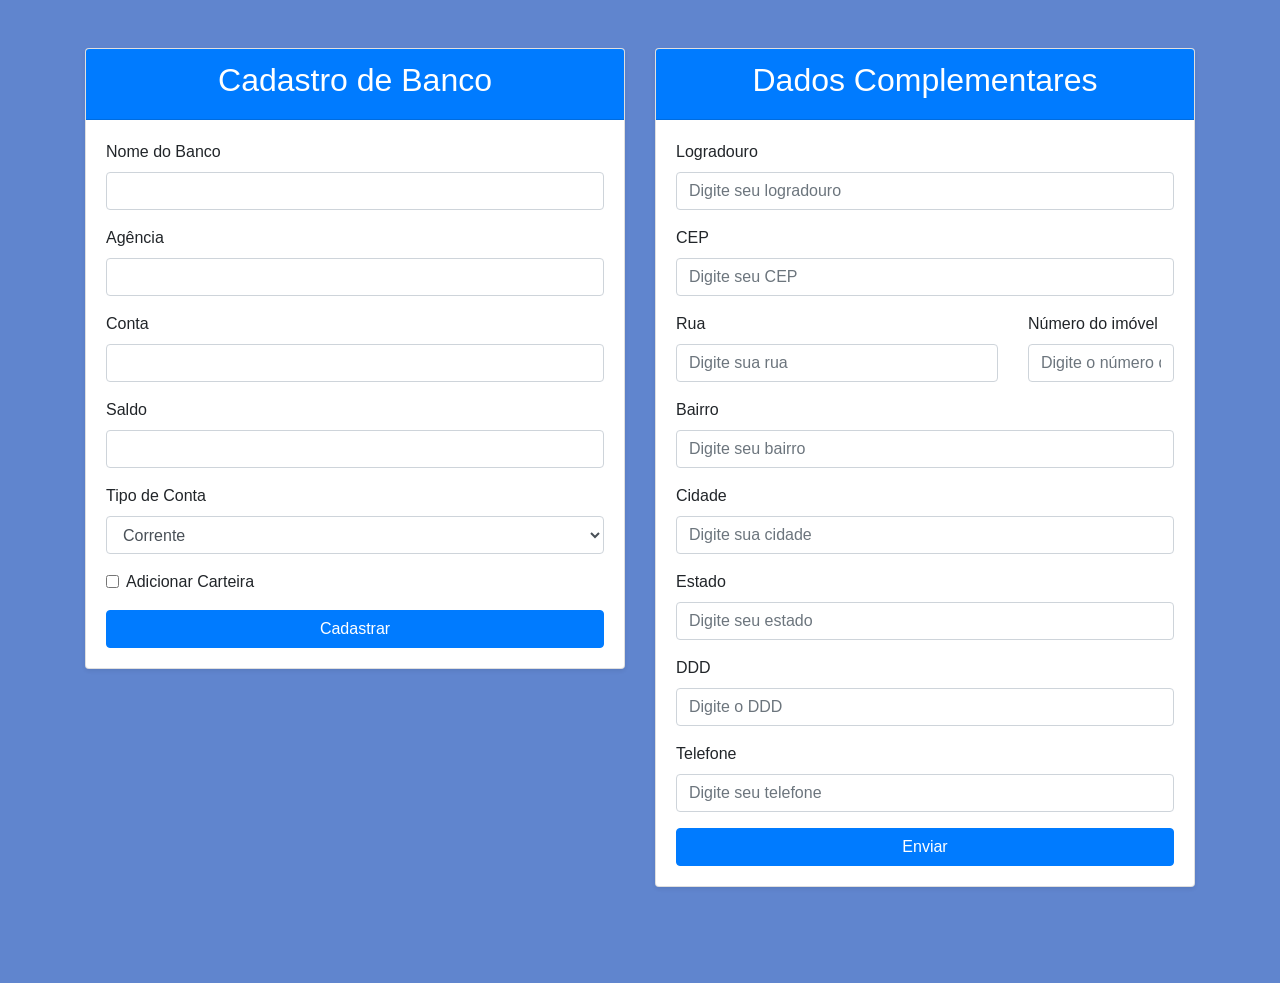
<file: Nova pasta (7)/index.html>
<!DOCTYPE html>
<html lang="pt-br">
<head>
    <meta charset="UTF-8">
    <meta name="viewport" content="width=device-width, initial-scale=1.0">
    <title>Cadastro Completo</title>
    <link rel="stylesheet" href="https://stackpath.bootstrapcdn.com/bootstrap/4.5.2/css/bootstrap.min.css">
    <link rel="stylesheet" href="./styleCadastro2.css">
</head>
<body>


    <div class="container my-5">
        <div class="row justify-content-center">
            <!-- Seção de Cadastro de Banco -->
            <div class="col-lg-6 col-md-8 col-sm-10">
                <div class="card shadow-sm mb-5">
                    <div class="card-header bg-primary text-white text-center">
                        <h2>Cadastro de Banco</h2>
                    </div>
                    <div class="card-body">
                        <form action="CadastroBancoServlet" method="post">
                            <div class="mb-3">
                                <label for="nomeBanco" class="form-label">Nome do Banco</label>
                                <input type="text" class="form-control" id="nomeBanco" name="nomeBanco" required>
                            </div>
                            <div class="mb-3">
                                <label for="agencia" class="form-label">Agência</label>
                                <input type="text" class="form-control" id="agencia" name="agencia" required>
                            </div>
                            <div class="mb-3">
                                <label for="conta" class="form-label">Conta</label>
                                <input type="text" class="form-control" id="conta" name="conta" required>
                            </div>
                            <div class="mb-3">
                                <label for="saldo" class="form-label">Saldo</label>
                                <input type="number" step="0.01" class="form-control" id="saldo" name="saldo" required>
                            </div>
                            <div class="mb-3">
                                <label for="tipoConta" class="form-label">Tipo de Conta</label>
                                <select class="form-control" id="tipoConta" name="tipoConta" required>
                                    <option value="CORRENTE">Corrente</option>
                                    <option value="POUPANCA">Poupança</option>
                                    <option value="SALARIO">Salário</option>
                                    <option value="DIGITAL">Digital</option>
                                </select>
                            </div>
                            <div class="form-check mb-3">
                                <input type="checkbox" class="form-check-input" id="carteira" name="carteira">
                                <label class="form-check-label" for="carteira">Adicionar Carteira</label>
                            </div>
                            <button type="submit" class="btn btn-primary w-100">Cadastrar</button>
                        </form>
                    </div>
                </div>
            </div>

            <!-- Seção de Dados Complementares -->
            <div class="col-lg-6 col-md-8 col-sm-10">
                <div class="card shadow-sm mb-5">
                    <div class="card-header bg-primary text-white text-center">
                        <h2>Dados Complementares</h2>
                    </div>
                    <div class="card-body">
                        <form name="frmComplemento" action="completarCadastro" method="post">
                            <!-- Campos de Endereço -->
                            <div class="mb-3">
                                <label for="logradouro" class="form-label">Logradouro</label>
                                <input type="text" class="form-control" id="logradouro" name="logradouro" placeholder="Digite seu logradouro">
                            </div>
                            <div class="mb-3">
                                <label for="cep" class="form-label">CEP</label>
                                <input type="text" class="form-control" id="cep" name="cep" placeholder="Digite seu CEP">
                            </div>
                            <div class="row mb-3">
                                <div class="col-md-8">
                                    <label for="rua" class="form-label">Rua</label>
                                    <input type="text" class="form-control" id="rua" name="rua" placeholder="Digite sua rua">
                                </div>
                                <div class="col-md-4">
                                    <label for="numero" class="form-label">Número do imóvel</label>
                                    <input type="text" class="form-control" id="numero" name="numero" placeholder="Digite o número do imóvel">
                                </div>
                            </div>
                            <div class="mb-3">
                                <label for="bairro" class="form-label">Bairro</label>
                                <input type="text" class="form-control" id="bairro" name="bairro" placeholder="Digite seu bairro">
                            </div>
                            <div class="mb-3">
                                <label for="cidade" class="form-label">Cidade</label>
                                <input type="text" class="form-control" id="cidade" name="cidade" placeholder="Digite sua cidade">
                            </div>
                            <div class="mb-3">
                                <label for="estado" class="form-label">Estado</label>
                                <input type="text" class="form-control" id="estado" name="estado" placeholder="Digite seu estado">
                            </div>
                            <!-- Campos de Telefone -->
                            <div class="mb-3">
                                <label for="ddd" class="form-label">DDD</label>
                                <input type="text" class="form-control" id="ddd" name="ddd" placeholder="Digite o DDD">
                            </div>
                            <div class="mb-3">
                                <label for="telefone" class="form-label">Telefone</label>
                                <input type="text" class="form-control" id="telefone" name="telefone" placeholder="Digite seu telefone">
                            </div>
                            <button type="submit" class="btn btn-primary w-100">Enviar</button>
                        </form>
                    </div>
                </div>
            </div>
        </div>
    </div>

    <script src="https://code.jquery.com/jquery-3.5.1.slim.min.js"></script>
    <script src="https://cdn.jsdelivr.net/npm/@popperjs/core@2.9.3/dist/umd/popper.min.js"></script>
    <script src="https://stackpath.bootstrapcdn.com/bootstrap/4.5.2/js/bootstrap.min.js"></script>
    <script src="https://cdn.jsdelivr.net/npm/bootstrap@5.3.0-alpha1/dist/js/bootstrap.bundle.min.js"></script>
</body>
</html>
</file>
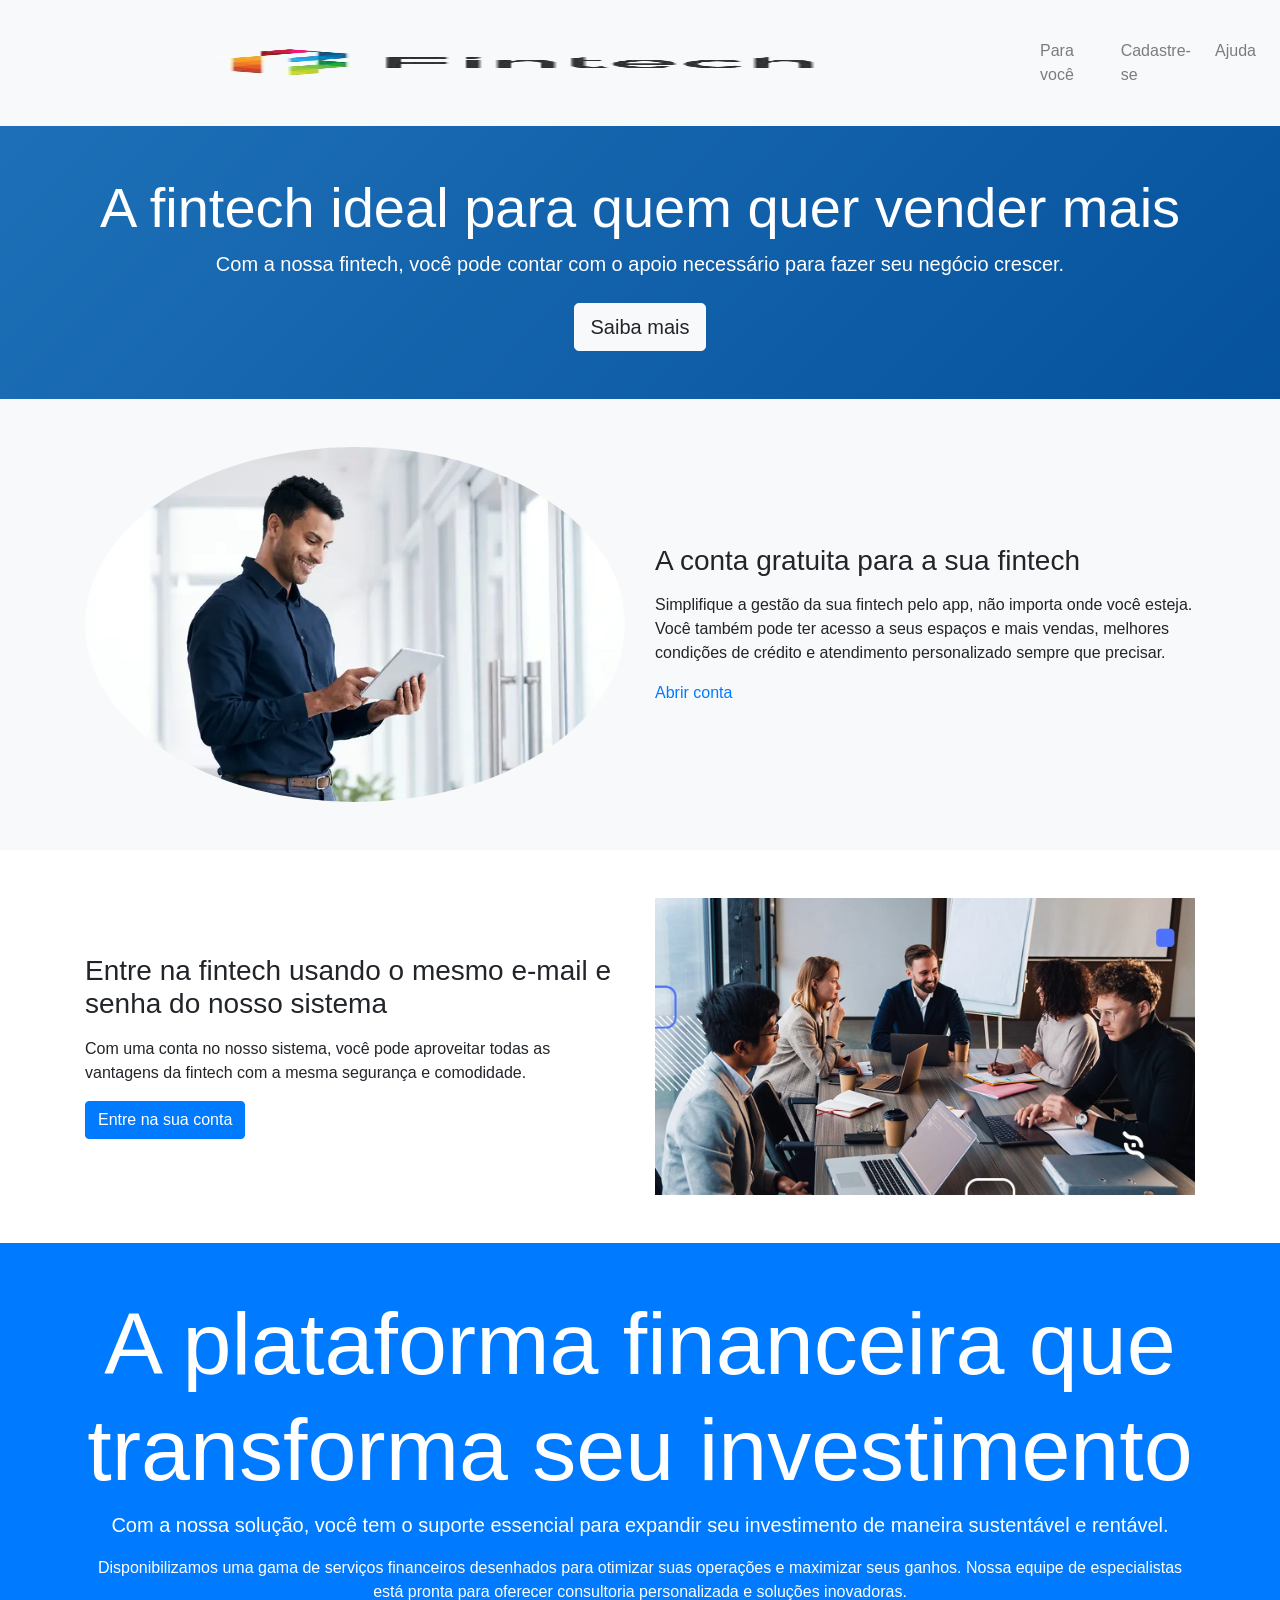
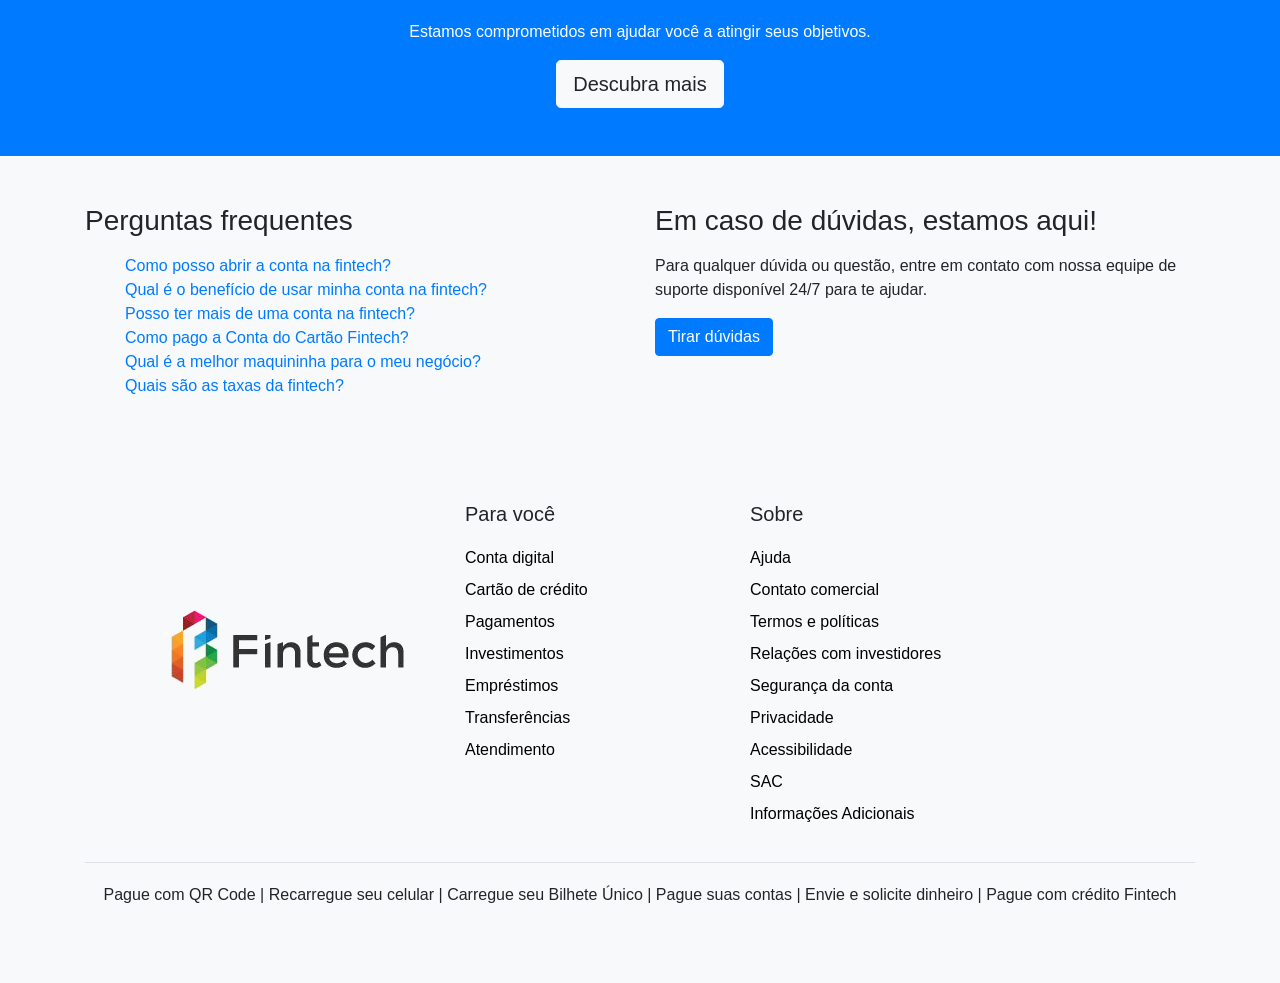
<file: webapp/webapp/index.html>
<!DOCTYPE html>
<html lang="pt-BR">
<head>
    <meta charset="UTF-8">
    <meta name="viewport" content="width=device-width, initial-scale=1.0">
    <title>Fintech</title>
    <link href="https://stackpath.bootstrapcdn.com/bootstrap/4.5.2/css/bootstrap.min.css" rel="stylesheet">
    <link href="styles.css" rel="stylesheet">
</head>
<body>
    <!-- Navbar -->
    <nav class="navbar navbar-expand-lg navbar-light bg-light">
        <a class="navbar-brand" href="#">
            <img src="imagens/FINTECH.png" alt="Fintech" height="100px" width="1y0px">
        </a>
        <button class="navbar-toggler" type="button" data-toggle="collapse" data-target="#navbarNav" aria-controls="navbarNav" aria-expanded="false" aria-label="Toggle navigation">
            <span class="navbar-toggler-icon"></span>
        </button>
        <div class="collapse navbar-collapse" id="navbarNav">
            <ul class="navbar-nav ml-auto">
                <li class="nav-item">
                    <a class="nav-link" href="#">Para você</a>
                </li>
                <li class="nav-item">
                    <a class="nav-link" href="#">Cadastre-se</a>
                </li>
                <li class="nav-item">
                    <a class="nav-link" href="#">Ajuda</a>
                </li>
            </ul>
        </div>
    </nav>

    <!-- Header -->
    <header class="bg-primary text-white text-center py-5">
        <div class="container">
            <h1 class="display-4">A fintech ideal para quem quer vender mais</h1>
            <p class="lead">Com a nossa fintech, você pode contar com o apoio necessário para fazer seu negócio crescer.</p>
            <a href="#" class="btn btn-light btn-lg">Saiba mais</a>
        </div>
    </header>

    <!-- Section 1 -->
    <section class="py-5 bg-light">
        <div class="container">
            <div class="row align-items-center">
                <div class="col-md-6">
                    <img src="imagens/startese-fintech-revolution.jpg.webp" alt="acessar conta" class="img-fluid rounded-circle conta">
                </div>
                <div class="col-md-6">
                    <h2>A conta gratuita para a sua fintech</h2>
                    <p>Simplifique a gestão da sua fintech pelo app, não importa onde você esteja. Você também pode ter acesso a seus espaços e mais vendas, melhores condições de crédito e atendimento personalizado sempre que precisar.</p>
                    <a href="#" class="Botao1">Abrir conta</a>
                </div>
            </div>
        </div>
    </section>

    <!-- Section 2 -->
    <section class="py-5">
        <div class="container">
            <div class="row align-items-center">
                <div class="col-md-6">
                    <h2>Entre na fintech usando o mesmo e-mail e senha do nosso sistema</h2>
                    <p>Com uma conta no nosso sistema, você pode aproveitar todas as vantagens da fintech com a mesma segurança e comodidade.</p>
                    <a href="#" class="btn btn-primary">Entre na sua conta</a>
                </div>
                <div class="col-md-6 text-center">
                    <img src="imagens/Texto3-Fintech.webp" alt="Acesso fintech" class="img-fluid">
                </div>
            </div>
        </div>
    </section>

    <div class="bg-primary text-white text-center py-5">
        <div class="container">
            <h1 class="display-2">A plataforma financeira que transforma seu investimento</h1>
            <p class="lead">Com a nossa solução, você tem o suporte essencial para expandir seu investimento de maneira sustentável e rentável.</p>
            <p>Disponibilizamos uma gama de serviços financeiros desenhados para otimizar suas operações e maximizar seus ganhos. Nossa equipe de especialistas está pronta para oferecer consultoria personalizada e soluções inovadoras.</p>
            <p>Estamos comprometidos em ajudar você a atingir seus objetivos.</p>
            <a href="#" class="btn btn-light btn-lg">Descubra mais</a>
        </div>
        
    </div>
    
    <!-- FAQ Section -->
    <section class="bg-light py-5">
        <div class="container">
            <div class="row">
                <div class="col-md-6">
                    <h2>Perguntas frequentes</h2>
                    <ul>
                        <li><a href="#">Como posso abrir a conta na fintech?</a></li>
                        <li><a href="#">Qual é o benefício de usar minha conta na fintech?</a></li>
                        <li><a href="#">Posso ter mais de uma conta na fintech?</a></li>
                        <li><a href="#">Como pago a Conta do Cartão Fintech?</a></li>
                        <li><a href="#">Qual é a melhor maquininha para o meu negócio?</a></li>
                        <li><a href="#">Quais são as taxas da fintech?</a></li>
                    </ul>
                </div>
                <div class="col-md-6">
                    <h2>Em caso de dúvidas, estamos aqui!</h2>
                    <p>Para qualquer dúvida ou questão, entre em contato com nossa equipe de suporte disponível 24/7 para te ajudar.</p>
                    <a href="#" class="btn btn-primary">Tirar dúvidas</a>
                </div>
            </div>
        </div>
    </section>

    <!-- Novo Footer -->
    <footer class="footer">
        <div class="container">
            <div class="row">
                <div class="col-md-4">
                    <img src="imagens/FINTECH.png" alt="Fintech" class="footer-logo">
                </div>
                <div class="col-md-3 footer-section">
                    <h5>Para você</h5>
                    <ul class="list-unstyled">
                        <li><a href="#">Conta digital</a></li>
                        <li><a href="#">Cartão de crédito</a></li>
                        <li><a href="#">Pagamentos</a></li>
                        <li><a href="#">Investimentos</a></li>
                        <li><a href="#">Empréstimos</a></li>
                        <li><a href="#">Transferências</a></li>
                        <li><a href="#">Atendimento</a></li>
                    </ul>
                </div>
                
                <div class="col-md-3 footer-section">
                    <h5>Sobre</h5>
                    <ul class="list-unstyled">
                        <li><a href="#">Ajuda</a></li>
                        <li><a href="#">Contato comercial</a></li>
                        <li><a href="#">Termos e políticas</a></li>
  
                        <li><a href="#">Relações com investidores</a></li>
                        <li><a href="#">Segurança da conta</a></li>
                        <li><a href="#">Privacidade</a></li>
   
                        <li><a href="#">Acessibilidade</a></li>
                        <li><a href="#">SAC</a></li>

               
                        <li><a href="#">Informações Adicionais</a></li>
                    </ul>
                </div>
            </div>
            <div class="footer-bottom">
                <p>Pague com QR Code | Recarregue seu celular | Carregue seu Bilhete Único | Pague suas contas | Envie e solicite dinheiro | Pague com crédito Fintech</p>
            </div>
        </div>
    </footer>

    <script src="https://code.jquery.com/jquery-3.5.1.slim.min.js"></script>
    <script src="https://cdn.jsdelivr.net/npm/@popperjs/core@2.5.4/dist/umd/popper.min.js"></script>
    <script src="https://stackpath.bootstrapcdn.com/bootstrap/4.5.2/js/bootstrap.min.js"></script>
</body>
</html>
</file>
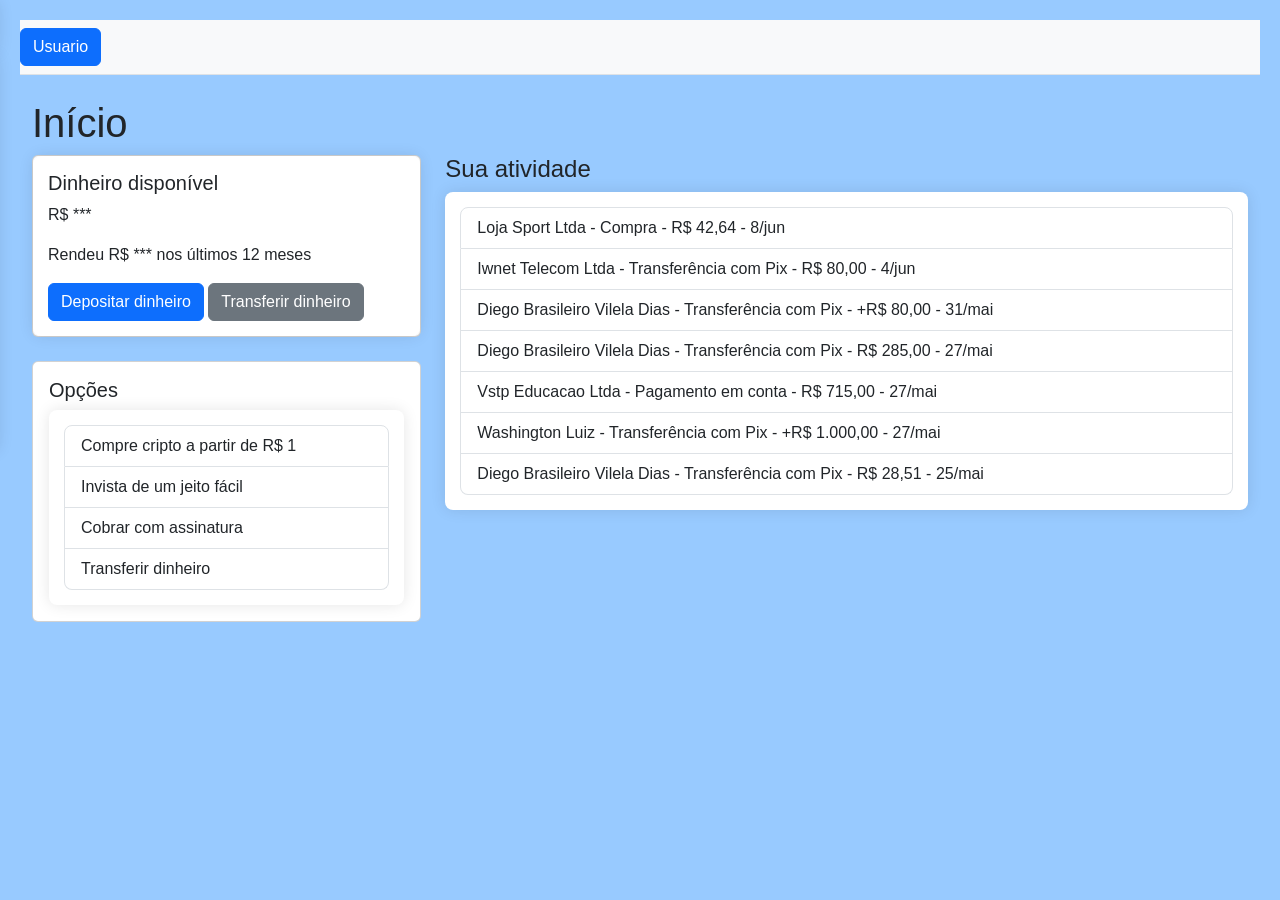
<file: webapp/webapp/User1.html>
<!DOCTYPE html>
<html lang="pt-br">
<head>
    <meta charset="UTF-8">
    <meta name="viewport" content="width=device-width, initial-scale=1.0">
    <title>Mercado Pago</title>
    <link href="https://stackpath.bootstrapcdn.com/bootstrap/4.5.2/css/bootstrap.min.css" rel="stylesheet">
    <link rel="stylesheet" href="https://stackpath.bootstrapcdn.com/bootstrap/4.5.2/css/bootstrap.min.css">
    <link href="https://cdn.jsdelivr.net/npm/bootstrap@5.3.0-alpha1/dist/css/bootstrap.min.css" rel="stylesheet" integrity="sha384-GLhlTQ8iRABdZLl6O3oVMWSktQOp6b7In1Zl3/Jr59b6EGGoI1txk05y5PAMVXzv" crossorigin="anonymous">

    <link rel="stylesheet" href="styles1.css">
</head>
<body>
    <div class="d-flex" id="wrapper">
        <!-- Sidebar -->
        <div class="bg-light border-right " id="sidebar-wrapper">
            <div class="sidebar-heading tabela "> ID USUARIO </div>
            <div class="list-group list-group-flush tabela   ">
                <a href="#" class="list-group-item list-group-item-action .bg-primary">Início</a>
                <a href="#" class="list-group-item list-group-item-action .bg-primary">Seu perfil</a>
                <a href="#" class="list-group-item list-group-item-action .bg-primary">Ajuda</a>
                <a href="#" class="list-group-item list-group-item-action .bg-primary">Seu dinheiro</a>
                <a href="#" class="list-group-item list-group-item-action .bg-primary">Atividade</a>
                <a href="#" class="list-group-item list-group-item-action .bg-primary">Enviar dinheiro</a>
                
                <a href="#" class="list-group-item list-group-item-action .bg-primary">Relatórios</a>


                <a href="#" class="list-group-item list-group-item-action .bg-primary">Sair</a>
                <a href="#" class="list-group-item list-group-item-action .bg-primary">Baixe o app</a>
            </div>
        </div>
        <!-- /#sidebar-wrapper -->

        <!-- Page Content -->
        <div id="page-content-wrapper">
            <nav class="navbar navbar-expand-lg navbar-light bg-light border-bottom">
                <button class="btn btn-primary" id="menu-toggle">Usuario</button>
            </nav>
            <div class="container-fluid">
                <h1 class="mt-4">Início</h1>
                <div class="row">
                    <div class="col-lg-4">
                        <div class="card mb-4">
                            <div class="card-body tabela">
                                <h5 class="card-title">Dinheiro disponível</h5>
                                <p class="card-text">R$ ***</p>
                                <p class="card-text">Rendeu R$ *** nos últimos 12 meses</p>
                                <a href="#" class="btn btn-primary">Depositar dinheiro</a>
                                <a href="#" class="btn btn-secondary">Transferir dinheiro</a>
                            </div>
                        </div>
                        <div class="card mb-4">
                            <div class="card-body">
                                <h5 class="card-title">Opções</h5>
                                <div class="list-group tabela">
                                    <a href="#" class="list-group-item list-group-item-action">Compre cripto a partir de R$ 1</a>
                                    <a href="#" class="list-group-item list-group-item-action">Invista de um jeito fácil</a>

                                    <a href="#" class="list-group-item list-group-item-action">Cobrar com assinatura</a>


                                    <a href="#" class="list-group-item list-group-item-action">Transferir dinheiro</a>

                                </div>
                            </div>
                        </div>
                    </div>
                    <div class="col-lg-8">
                        <h4>Sua atividade</h4>
                        <ul class="list-group tabela">
                            <li class="list-group-item">Loja Sport Ltda - Compra - R$ 42,64 - 8/jun</li>
                            <li class="list-group-item">Iwnet Telecom Ltda - Transferência com Pix - R$ 80,00 - 4/jun</li>
                            <li class="list-group-item">Diego Brasileiro Vilela Dias - Transferência com Pix - +R$ 80,00 - 31/mai</li>
                            <li class="list-group-item">Diego Brasileiro Vilela Dias - Transferência com Pix - R$ 285,00 - 27/mai</li>
                            <li class="list-group-item">Vstp Educacao Ltda - Pagamento em conta - R$ 715,00 - 27/mai</li>
                            <li class="list-group-item">Washington Luiz - Transferência com Pix - +R$ 1.000,00 - 27/mai</li>
                            <li class="list-group-item">Diego Brasileiro Vilela Dias - Transferência com Pix - R$ 28,51 - 25/mai</li>
                        </ul>
                    </div>
                </div>
            </div>
        </div>
        <!-- /#page-content-wrapper -->
    </div>
    <!-- /#wrapper -->

    <!-- Bootstrap core JavaScript -->
    <script src="https://code.jquery.com/jquery-3.5.1.slim.min.js"></script>
    <script src="https://cdn.jsdelivr.net/npm/@popperjs/core@2.9.3/dist/umd/popper.min.js"></script>
    <script src="https://stackpath.bootstrapcdn.com/bootstrap/4.5.2/js/bootstrap.min.js"></script>
    <script src="https://cdn.jsdelivr.net/npm/bootstrap@5.3.0-alpha1/dist/js/bootstrap.bundle.min.js" integrity="sha384-kenU1KFdBIe4zVF0s0G1M5b4hcpxyD9F7jL+YpDl6ELhtSTcz/HMDW64utr2vM3C" crossorigin="anonymous"></script>
    <script src="https://code.jquery.com/jquery-3.5.1.slim.min.js"></script>
    <script src="https://cdn.jsdelivr.net/npm/@popperjs/core@2.5.4/dist/umd/popper.min.js"></script>
    <script src="https://stackpath.bootstrapcdn.com/bootstrap/4.5.2/js/bootstrap.min.js"></script>

    <!-- Menu Toggle Script -->
    <script>
        $("#menu-toggle").click(function(e) {
            e.preventDefault();
            $("#wrapper").toggleClass("toggled");
        });
    </script>
</body>
</html>
</file>
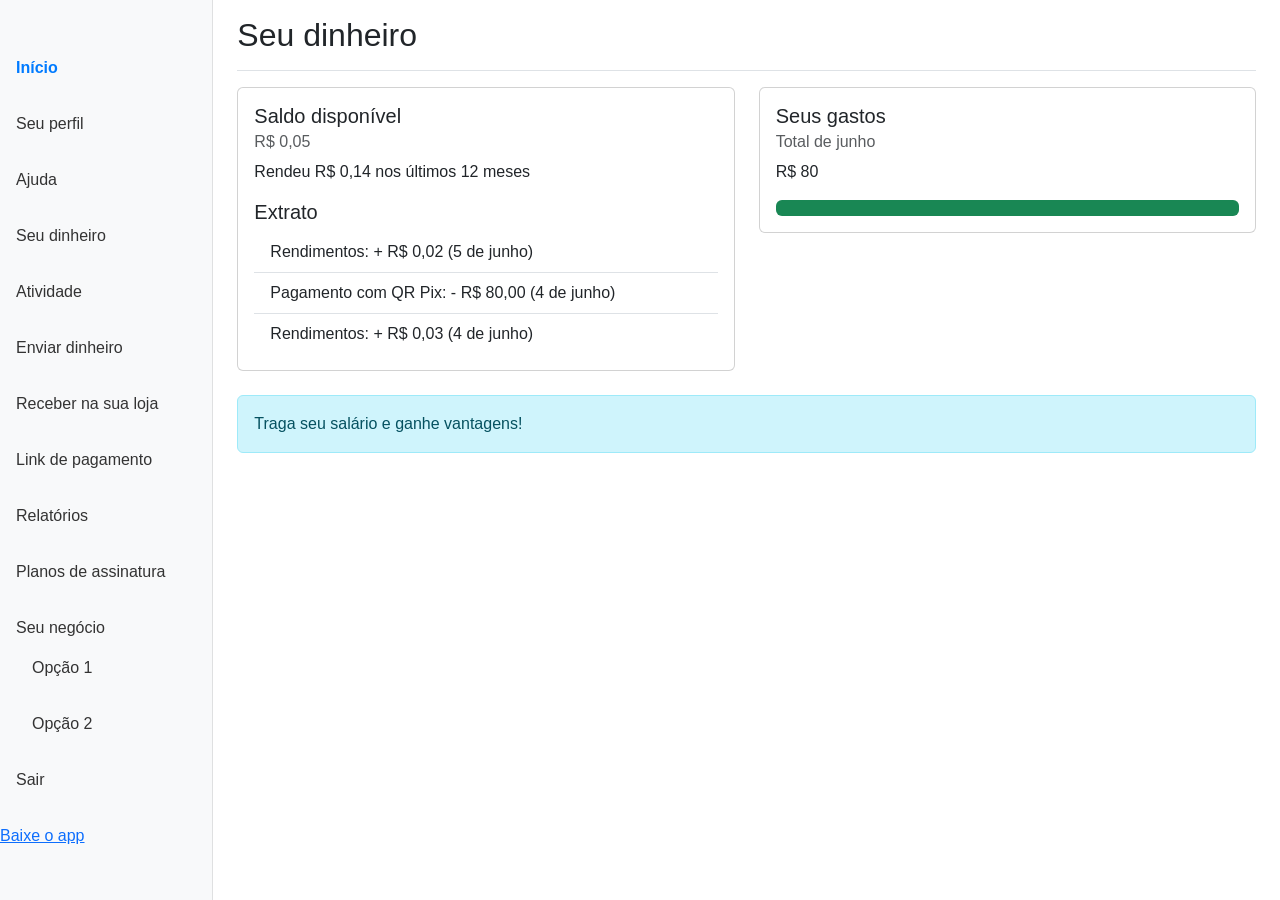
<file: webapp/webapp/User2..html>
<!DOCTYPE html>
<html lang="pt-BR">
<head>
    <meta charset="UTF-8">
    <meta name="viewport" content="width=device-width, initial-scale=1.0">
    <title>Sua Conta</title>
    <link href="https://stackpath.bootstrapcdn.com/bootstrap/4.5.2/css/bootstrap.min.css" rel="stylesheet">
    <link rel="stylesheet" href="https://stackpath.bootstrapcdn.com/bootstrap/4.5.2/css/bootstrap.min.css">
    <link href="https://cdn.jsdelivr.net/npm/bootstrap@5.3.0-alpha1/dist/css/bootstrap.min.css" rel="stylesheet" integrity="sha384-GLhlTQ8iRABdZLl6O3oVMWSktQOp6b7In1Zl3/Jr59b6EGGoI1txk05y5PAMVXzv" crossorigin="anonymous">
 <link rel="stylesheet" href="styles2.css">
</head>
<body>
    <div class="container-fluid">
        <div class="row">
            <!-- Sidebar -->
            <nav id="sidebar" class="col-md-2 d-md-block bg-light sidebar">
                <div class="sidebar-sticky">
                    <ul class="nav flex-column">
                        <li class="nav-item">
                            <a class="nav-link active" href="#">
                                <span data-feather="home"></span>
                                Início
                            </a>
                        </li>
                        <li class="nav-item">
                            <a class="nav-link" href="#">
                                <span data-feather="user"></span>
                                Seu perfil
                            </a>
                        </li>
                        <li class="nav-item">
                            <a class="nav-link" href="#">
                                <span data-feather="help-circle"></span>
                                Ajuda
                            </a>
                        </li>
                        <li class="nav-item">
                            <a class="nav-link" href="#">
                                <span data-feather="dollar-sign"></span>
                                Seu dinheiro
                            </a>
                        </li>
                        <li class="nav-item">
                            <a class="nav-link" href="#">
                                <span data-feather="activity"></span>
                                Atividade
                            </a>
                        </li>
                        <li class="nav-item">
                            <a class="nav-link" href="#">
                                <span data-feather="send"></span>
                                Enviar dinheiro
                            </a>
                        </li>
                        <li class="nav-item">
                            <a class="nav-link" href="#">
                                <span data-feather="shopping-cart"></span>
                                Receber na sua loja
                            </a>
                        </li>
                        <li class="nav-item">
                            <a class="nav-link" href="#">
                                <span data-feather="link"></span>
                                Link de pagamento
                            </a>
                        </li>
                        <li class="nav-item">
                            <a class="nav-link" href="#">
                                <span data-feather="file-text"></span>
                                Relatórios
                            </a>
                        </li>
                        <li class="nav-item">
                            <a class="nav-link" href="#">
                                <span data-feather="layers"></span>
                                Planos de assinatura
                            </a>
                        </li>
                        <li class="nav-item">
                            <a class="nav-link" href="#">
                                <span data-feather="briefcase"></span>
                                Seu negócio
                            </a>
                            <ul class="nav flex-column ml-3">
                                <li class="nav-item">
                                    <a class="nav-link" href="#">Opção 1</a>
                                </li>
                                <li class="nav-item">
                                    <a class="nav-link" href="#">Opção 2</a>
                                </li>
                            </ul>
                        </li>
                        <li class="nav-item">
                            <a class="nav-link" href="#">
                                <span data-feather="log-out"></span>
                                Sair
                            </a>
                        </li>
                    </ul>
                    <div class="mt-4">
                        <a href="#">Baixe o app</a>
                    </div>
                </div>
            </nav>

            <!-- Main content -->
            <main role="main" class="col-md-10 ml-sm-auto px-4">
                <div class="d-flex justify-content-between flex-wrap flex-md-nowrap align-items-center pt-3 pb-2 mb-3 border-bottom">
                    <h1 class="h2">Seu dinheiro</h1>
                </div>

                <div class="row">
                    <div class="col-md-6">
                        <div class="card">
                            <div class="card-body">
                                <h5 class="card-title">Saldo disponível</h5>
                                <h6 class="card-subtitle mb-2 text-muted">R$ 0,05</h6>
                                <p class="card-text">Rendeu R$ 0,14 nos últimos 12 meses</p>
                                <h5 class="card-title">Extrato</h5>
                                <ul class="list-group list-group-flush">
                                    <li class="list-group-item">Rendimentos: + R$ 0,02 (5 de junho)</li>
                                    <li class="list-group-item">Pagamento com QR Pix: - R$ 80,00 (4 de junho)</li>
                                    <li class="list-group-item">Rendimentos: + R$ 0,03 (4 de junho)</li>
                                </ul>
                            </div>
                        </div>
                    </div>
                    <div class="col-md-6">
                        <div class="card">
                            <div class="card-body">
                                <h5 class="card-title">Seus gastos</h5>
                                <h6 class="card-subtitle mb-2 text-muted">Total de junho</h6>
                                <p class="card-text">R$ 80</p>
                                <div class="progress">
                                    <div class="progress-bar bg-success" role="progressbar" style="width: 100%" aria-valuenow="100" aria-valuemin="0" aria-valuemax="100"></div>
                                </div>
                            </div>
                        </div>
                    </div>
                </div>

                <div class="mt-4">
                    <div class="alert alert-info" role="alert">
                        Traga seu salário e ganhe vantagens!
                    </div>
                </div>
            </main>
        </div>
    </div>
    <script src="https://code.jquery.com/jquery-3.5.1.slim.min.js"></script>
    <script src="https://cdn.jsdelivr.net/npm/@popperjs/core@2.9.3/dist/umd/popper.min.js"></script>
    <script src="https://stackpath.bootstrapcdn.com/bootstrap/4.5.2/js/bootstrap.min.js"></script>
    <script src="https://cdn.jsdelivr.net/npm/bootstrap@5.3.0-alpha1/dist/js/bootstrap.bundle.min.js" integrity="sha384-kenU1KFdBIe4zVF0s0G1M5b4hcpxyD9F7jL+YpDl6ELhtSTcz/HMDW64utr2vM3C" crossorigin="anonymous"></script>
    <script src="https://code.jquery.com/jquery-3.5.1.slim.min.js"></script>
    <script src="https://cdn.jsdelivr.net/npm/@popperjs/core@2.5.4/dist/umd/popper.min.js"></script>
    <script src="https://stackpath.bootstrapcdn.com/bootstrap/4.5.2/js/bootstrap.min.js"></script>

</body>
</html>
</file>
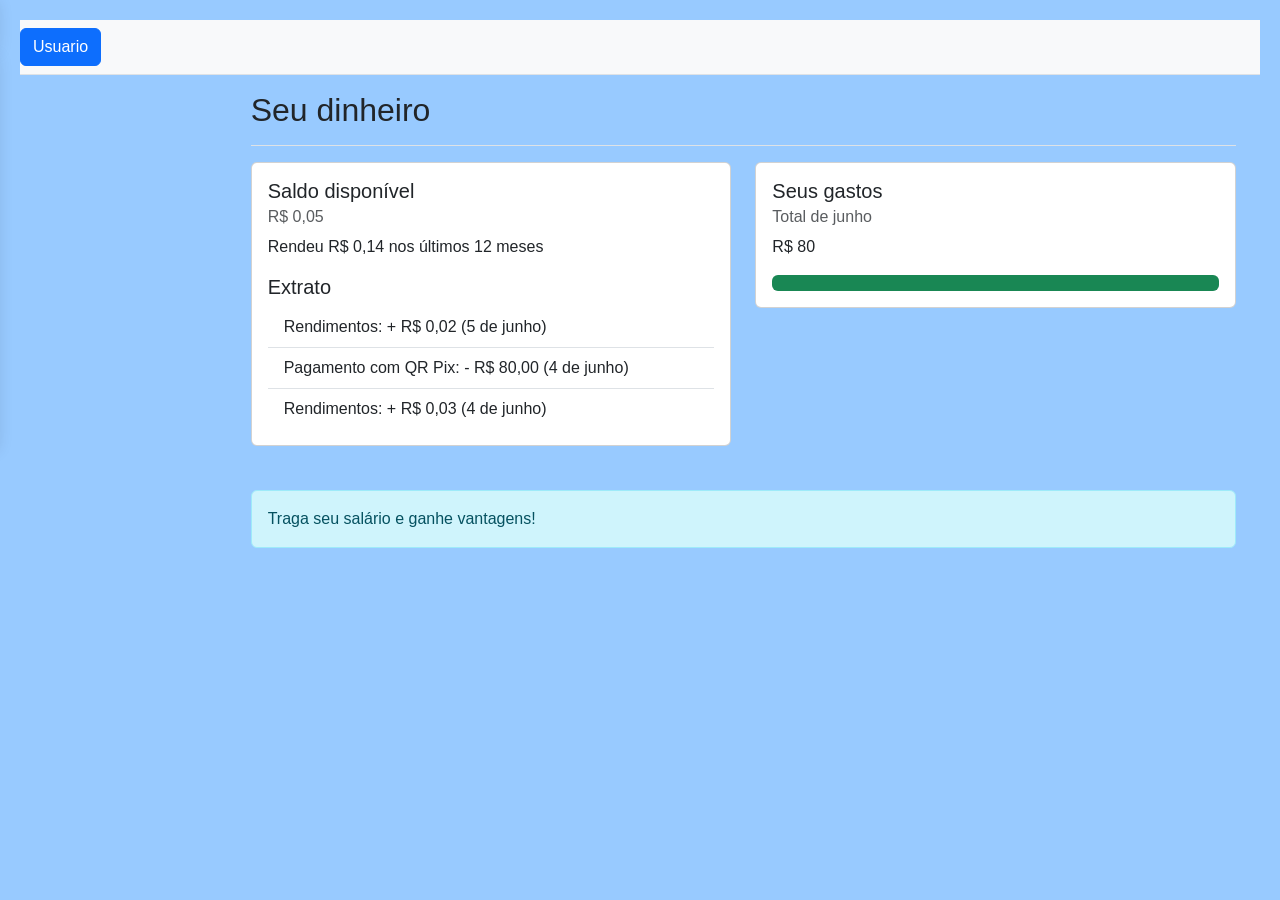
<file: webapp/webapp/User3.html>
<!DOCTYPE html>
<html lang="pt-br">
<head>
    <meta charset="UTF-8">
    <meta name="viewport" content="width=device-width, initial-scale=1.0">
    <title>Mercado Pago</title>
    <link href="https://stackpath.bootstrapcdn.com/bootstrap/4.5.2/css/bootstrap.min.css" rel="stylesheet">
    <link rel="stylesheet" href="https://stackpath.bootstrapcdn.com/bootstrap/4.5.2/css/bootstrap.min.css">
    <link href="https://cdn.jsdelivr.net/npm/bootstrap@5.3.0-alpha1/dist/css/bootstrap.min.css" rel="stylesheet" integrity="sha384-GLhlTQ8iRABdZLl6O3oVMWSktQOp6b7In1Zl3/Jr59b6EGGoI1txk05y5PAMVXzv" crossorigin="anonymous">

    <link rel="stylesheet" href="styles3.css">
</head>
<body>
    <div class="d-flex" id="wrapper">
        <!-- Sidebar -->
        <div class="bg-light border-right " id="sidebar-wrapper">
            <div class="sidebar-heading tabela "> ID USUARIO </div>
            <div class="list-group list-group-flush tabela   ">
                <a href="#" class="list-group-item list-group-item-action .bg-primary">Início</a>
                <a href="#" class="list-group-item list-group-item-action .bg-primary">Seu perfil</a>
                <a href="#" class="list-group-item list-group-item-action .bg-primary">Ajuda</a>
                <a href="#" class="list-group-item list-group-item-action .bg-primary">Seu dinheiro</a>
                <a href="#" class="list-group-item list-group-item-action .bg-primary">Atividade</a>
                <a href="#" class="list-group-item list-group-item-action .bg-primary">Enviar dinheiro</a>
                
                <a href="#" class="list-group-item list-group-item-action .bg-primary">Relatórios</a>


                <a href="#" class="list-group-item list-group-item-action .bg-primary">Sair</a>
                <a href="#" class="list-group-item list-group-item-action .bg-primary">Baixe o app</a>
            </div>
        </div>
        <!-- /#sidebar-wrapper -->

        <!-- Page Content -->
        <div id="page-content-wrapper">
            <nav class="navbar navbar-expand-lg navbar-light bg-light border-bottom">
                <button class="btn btn-primary" id="menu-toggle">Usuario</button>
            </nav>
            <main role="main" class="col-md-10 ml-sm-auto px-4">
                <div class="d-flex justify-content-between flex-wrap flex-md-nowrap align-items-center pt-3 pb-2 mb-3 border-bottom">
                    <h1 class="h2">Seu dinheiro</h1>
                </div>

                <div class="row">
                    <div class="col-md-6">
                        <div class="card">
                            <div class="card-body">
                                <h5 class="card-title">Saldo disponível</h5>
                                <h6 class="card-subtitle mb-2 text-muted">R$ 0,05</h6>
                                <p class="card-text">Rendeu R$ 0,14 nos últimos 12 meses</p>
                                <h5 class="card-title">Extrato</h5>
                                <ul class="list-group list-group-flush">
                                    <li class="list-group-item">Rendimentos: + R$ 0,02 (5 de junho)</li>
                                    <li class="list-group-item">Pagamento com QR Pix: - R$ 80,00 (4 de junho)</li>
                                    <li class="list-group-item">Rendimentos: + R$ 0,03 (4 de junho)</li>
                                </ul>
                            </div>
                        </div>
                    </div>
                    <div class="col-md-6">
                        <div class="card">
                            <div class="card-body">
                                <h5 class="card-title">Seus gastos</h5>
                                <h6 class="card-subtitle mb-2 text-muted">Total de junho</h6>
                                <p class="card-text">R$ 80</p>
                                <div class="progress">
                                    <div class="progress-bar bg-success" role="progressbar" style="width: 100%" aria-valuenow="100" aria-valuemin="0" aria-valuemax="100"></div>
                                </div>
                            </div>
                        </div>
                    </div>
                </div>

                <div class="mt-4">
                    <div class="alert alert-info" role="alert">
                        Traga seu salário e ganhe vantagens!
                    </div>
                </div>
            </main>
        </div>
        <!-- /#page-content-wrapper -->
    </div>
    <!-- /#wrapper -->

    <!-- Bootstrap core JavaScript -->
    <script src="https://code.jquery.com/jquery-3.5.1.slim.min.js"></script>
    <script src="https://cdn.jsdelivr.net/npm/@popperjs/core@2.9.3/dist/umd/popper.min.js"></script>
    <script src="https://stackpath.bootstrapcdn.com/bootstrap/4.5.2/js/bootstrap.min.js"></script>
    <script src="https://cdn.jsdelivr.net/npm/bootstrap@5.3.0-alpha1/dist/js/bootstrap.bundle.min.js" integrity="sha384-kenU1KFdBIe4zVF0s0G1M5b4hcpxyD9F7jL+YpDl6ELhtSTcz/HMDW64utr2vM3C" crossorigin="anonymous"></script>
    <script src="https://code.jquery.com/jquery-3.5.1.slim.min.js"></script>
    <script src="https://cdn.jsdelivr.net/npm/@popperjs/core@2.5.4/dist/umd/popper.min.js"></script>
    <script src="https://stackpath.bootstrapcdn.com/bootstrap/4.5.2/js/bootstrap.min.js"></script>

    <!-- Menu Toggle Script -->
    <script>
        $("#menu-toggle").click(function(e) {
            e.preventDefault();
            $("#wrapper").toggleClass("toggled");
        });
    </script>
</body>
</html>
</file>
<file: Nova pasta (7)/styleCadastro2.css>
body {
   background-color: #6085ce;
    background-size: cover;
    background-position: center;
}
</file>
<file: webapp/webapp/styles.css>
@charset "utf-8";
@import url('https://fonts.googleapis.com/css2?family=Open+Sans:ital,wght@400;700&display=swap');



body {
    font-family: Arial, sans-serif;
}

ul  , li , a {
    list-style-type: none;
}

header {
    background: linear-gradient(135deg, #1d70b7 0%, #06529d 100%);
    color: white;
}
.navbar-brand img{
    width: 1000px;
}

header h1 {
    font-size: 2.5rem;
    margin-bottom: 0.5rem;
}

header p {
    font-size: 1.25rem;
    margin-bottom: 1.5rem;
}

header a {
    font-size: 1.25rem;
}



section h2 {
    font-size: 1.75rem;
    margin-bottom: 1rem;
}

section p {
    font-size: 1rem;
    margin-bottom: 1rem;
}

section a {
    font-size: 1rem;
}

.img-fluid {
    max-width: 100%;
    height: auto;
}

.rounded-circle {
    border-radius: 50%;
}

.hero {
    background-color: #f9f9f9;
    padding: 50px 0;
    text-align: center;
}

.hero img {
    border-radius: 50%;
    max-width: 100%;
}

.cta-section {
    background-color: #001f54;
    color: #fff;
    padding: 50px 0;
    text-align: center;
}

.cta-section .btn-primary {
    background-color: #ffc107;
    border: none;
}

.cta-section .btn-primary:hover {
    background-color: #e0a800;
}

.faq-section {
    padding: 50px 0;
    text-align: center;
}

.faq-section h2 {
    margin-bottom: 30px;
}

.container .final{
    background-color: #001f54;
    color: #fff;
    padding: 50px 0;
    text-align: center;
}

.footer {
    background-color: #f8f9fa;
    padding: 40px 0;
}

.footer a {
    color: #000;
    text-decoration: none;
}

.footer a:hover {
    text-decoration: underline;
}



.footer-section {
    margin-bottom: 20px;
}

.footer-bottom {
    text-align: center;
    padding: 20px 0;
    border-top: 1px solid #dee2e6;
}

footer.bg-light {
    background-color: #f8f9fa !important;
}

footer.bg-dark {
    background-color: #343a40 !important;
}

footer h5 {
    font-size: 1.25em;
    margin-bottom: 1em;
}

footer ul {
    list-style: none;
    padding: 0;
}

footer ul li {
    margin-bottom: 0.5em;
}

footer ul li a {
    color: #000;
    text-decoration: none;
}

footer ul li a:hover {
    text-decoration: underline;
}
</file>
<file: webapp/webapp/styles1.css>
body {
    font-family: Arial, sans-serif;
    background-color: #98caff;
}

#wrapper {
    display: flex;
    width: 100%;
    align-items: stretch;
   
}

#sidebar-wrapper {
    min-height: 100vh;
    width: 250px;
    margin-left: -250px;
    transition: margin 0.25s ease-out;
}

#wrapper.toggled #sidebar-wrapper {
    margin-left: 0;
}

#page-content-wrapper {
    width: 100%;
    padding: 20px;

}

.card {
    margin-bottom: 20px;
}
.tabela{
    padding: 15px;
    background:white;
    border-radius: 8px;
    box-shadow: 0 0 15px rgba(0, 0, 0, 0.1);
    transition:  0.2s ease;
}

.list-group a{
    transition:  0.2s ease;
}

.tabela a:hover{
    background-color: #007BFF;
    color: white;
}
.tabela li:hover{
    background-color: #007BFF;
    color: white;
}

.list-group-item:a{
    background-color: #007BFF;
}

    .col-lg-8 li{
    transition:  0.2s ease;


}
</file>
<file: webapp/webapp/styles2.css>
body {
    font-family: Arial, sans-serif;
}

#sidebar {
    position: fixed;
    top: 0;
    bottom: 0;
    left: 0;
    z-index: 1000;
    padding: 48px 0 0;
    box-shadow: inset -1px 0 0 rgba(0, 0, 0, .1);
}

#sidebar .nav-link {
    font-weight: 500;
    color: #333;
}

#sidebar .nav-link .feather {
    margin-right: 4px;
    color: #999;
}

#sidebar .nav-link.active {
    color: #007bff;
}

#sidebar .nav-link:hover .feather,
#sidebar .nav-link.active .feather {
    color: inherit;
}

#sidebar .nav-link.active {
    font-weight: 700;
}

#sidebar .nav-item + .nav-item {
    margin-top: 1rem;
}
</file>
<file: webapp/webapp/styles3.css>
body {
    font-family: Arial, sans-serif;
    background-color: #98caff;
}

#wrapper {
    display: flex;
    width: 100%;
    align-items: stretch;
   
}

#sidebar-wrapper {
    min-height: 100vh;
    width: 250px;
    margin-left: -250px;
    transition: margin 0.25s ease-out;
}

#wrapper.toggled #sidebar-wrapper {
    margin-left: 0;
}

#page-content-wrapper {
    width: 100%;
    padding: 20px;

}

.card {
    margin-bottom: 20px;
}
.tabela{
    padding: 15px;
    background:white;
    border-radius: 8px;
    box-shadow: 0 0 15px rgba(0, 0, 0, 0.1);
    transition:  0.2s ease;
}

.list-group a{
    transition:  0.2s ease;
}

.tabela a:hover{
    background-color: #007BFF;
    color: white;
}
.tabela li:hover{
    background-color: #007BFF;
    color: white;
}

.list-group-item:a{
    background-color: #007BFF;
}

    .col-lg-8 li{
    transition:  0.2s ease;


}
</file>
